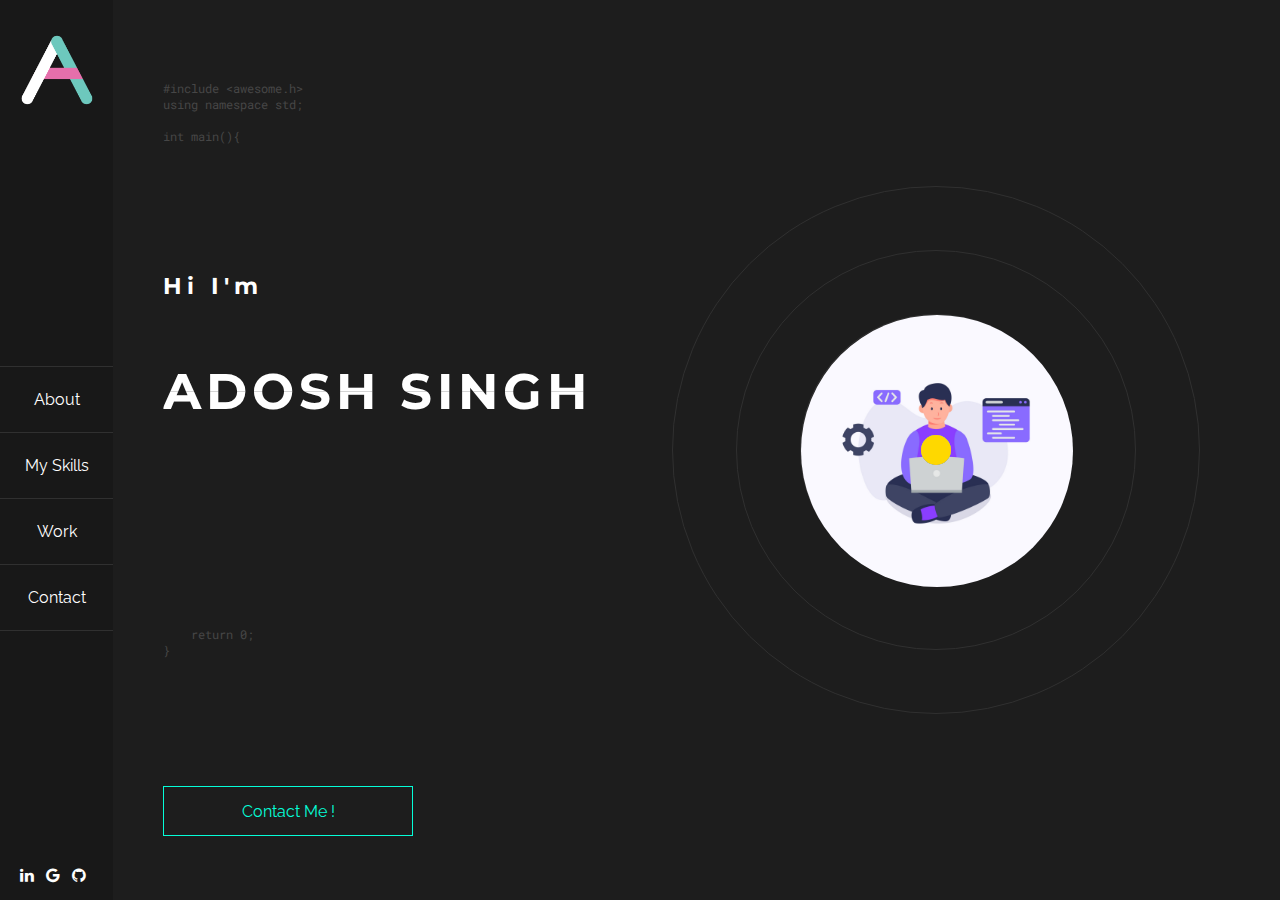
<file: index.html>
<!DOCTYPE html>
<html lang="en">

<head>
    <meta charset="UTF-8">
    <meta http-equiv="X-UA-Compatible" content="IE=edge">
    <meta name="viewport" content="width=device-width, initial-scale=1.0">
    <title>Adosh Singh</title>
    <link rel="stylesheet" href="stylehome.css">
    <link rel="stylesheet" href="https://cdnjs.cloudflare.com/ajax/libs/font-awesome/4.7.0/css/font-awesome.min.css">
    <link
        href="https://fonts.googleapis.com/css2?family=League+Gothic&family=Montserrat:wght@400;700&family=Raleway&family=Roboto+Mono&display=swap"
        rel="stylesheet">
</head>

<body>

    <div id="navbar">

        <div id="name">
            <a href="https://adoshsingh.github.io/adosh.github.io/"><img class="weblogo" src="webFinal-01.png"
                    alt="Adosh"></a>
        </div>

        <div class="container">
            <a class="about" href="https://adoshsingh.github.io/adosh.github.io/about">About</a>
            <a class="myskills" href="https://adoshsingh.github.io/adosh.github.io/myskills">My Skills</a>
            <a class="work" href="https://adoshsingh.github.io/adosh.github.io/work">Work</a>
            <a class="contact" href="https://adoshsingh.github.io/adosh.github.io/contact">Contact</a>
        </div>

        <div class="socials">
            <a href="https://www.linkedin.com/in/adosh-singh-1477721b2/" target="_blank"
                class="fa fa-linkedin linkedin"></a>
            <a href="https://myaccount.google.com/?utm_source=OGB&tab=rk&utm_medium=app" target="_blank"
                class="fa fa-google google"></a>
            <a href="https://github.com/AdoshSingh" target="_blank" class="fa fa-github github"></a>
        </div>

    </div>

    <div class="main">
        <p class="background">
            #include &lt;awesome.h&gt;
            using namespace std;

            int main(){
        </p>

        <h1 class="mainContent">
            <p class="not-name">Hi I'm</p>
            <br>
            <div class="hoverAnimation">
                <p class="tophalf">ADOSH SINGH</p>
                <p class="middle">WEB DEVELOPER</p>
                <p class="bottomhalf">ADOSH SINGH</p>
            </div>
        </h1>

        <p class="background">
            &nbsp;&nbsp;&nbsp;&nbsp;return 0;
            }
        </p>

        <p class="contact">
            <button class="btn"
                onclick="window.location.href='https://adoshsingh.github.io/adosh.github.io/contact'">Contact Me
                !</button>
        </p>
    </div>

    <div class="anime">
        <div class="circular">
            <img class="image" src="img_circle.jpg" alt="No Image found">
        </div>
        <div class="circle1">
            <div class="disc1"></div>
            <div class="disc1a"></div>
        </div>
        <div class="circle2">
            <div class="disc2"></div>
            <div class="disc2a"></div>
        </div>
    </div>

</body>

</html>
</file>
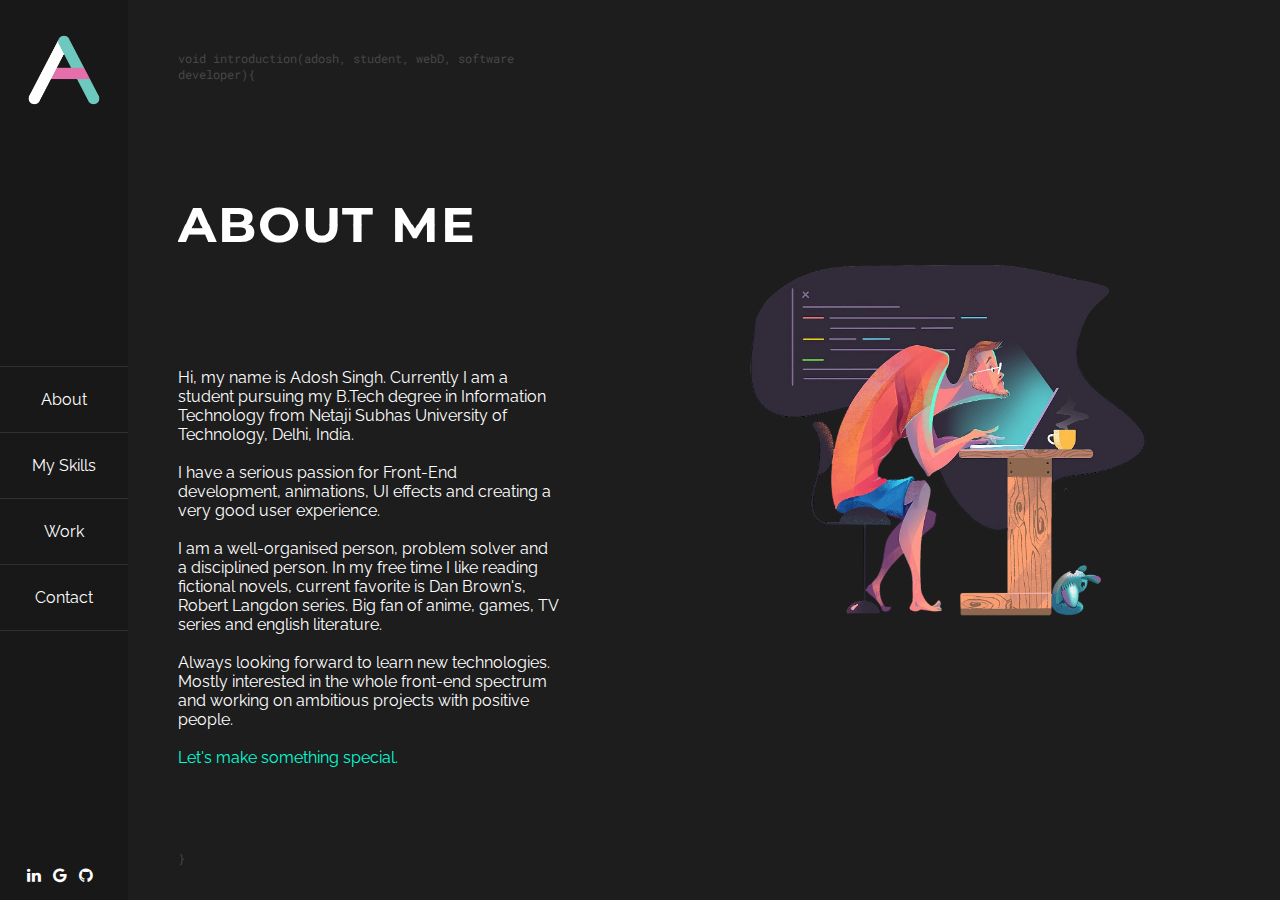
<file: about.html>
<!DOCTYPE html>
<html lang="en">

<head>
    <meta charset="UTF-8">
    <meta http-equiv="X-UA-Compatible" content="IE=edge">
    <meta name="viewport" content="width=device-width, initial-scale=1.0">
    <title>Adosh Singh</title>
    <link rel="stylesheet" href="about.css">
    <link rel="stylesheet" href="https://cdnjs.cloudflare.com/ajax/libs/font-awesome/4.7.0/css/font-awesome.min.css">
    <link
        href="https://fonts.googleapis.com/css2?family=League+Gothic&family=Montserrat:wght@400;700&family=Raleway&family=Roboto+Mono&display=swap"
        rel="stylesheet">
    <link href='https://api.mapbox.com/mapbox-gl-js/v1.8.1/mapbox-gl.css' rel='stylesheet' />
</head>

<body>
    <div id="navbar">

        <div id="name">
            <a href="https://adoshsingh.github.io/adosh.github.io/"><img class="weblogo" src="webFinal-01.png" alt="Adosh"></a>
        </div>

        <div class="container">
            <a class="about" href="https://adoshsingh.github.io/adosh.github.io/about">About</a>
            <a class="myskills" href="https://adoshsingh.github.io/adosh.github.io/myskills">My Skills</a>
            <a class="work" href="https://adoshsingh.github.io/adosh.github.io/work">Work</a>
            <a class="contact" href="https://adoshsingh.github.io/adosh.github.io/contact">Contact</a>
        </div>

        <div class="socials">
            <a href="https://www.linkedin.com/in/adosh-singh-1477721b2/" target="_blank"
                class="fa fa-linkedin linkedin"></a>
            <a href="https://myaccount.google.com/?utm_source=OGB&tab=rk&utm_medium=app" target="_blank"
                class="fa fa-google google"></a>
            <a href="https://github.com/AdoshSingh" target="_blank" class="fa fa-github github"></a>
        </div>

    </div>

    <div class="main">
        <p class="background">
            void introduction(adosh, student, webD, software developer){
        </p>

        <h1 class="hoverAnimation">
            <span class="forHovering">
                <span class="tophalf">ABOUT ME</span>
                <span class="middle">CODING ENTHUSIAST</span>
                <span class="bottomhalf">ABOUT ME</span>
            </span>
        </h1>

        <p class="mainContent2">
            Hi, my name is Adosh Singh. Currently I am a student pursuing my B.Tech degree in Information Technology
            from Netaji Subhas University of Technology, Delhi, India.
            <br><br>
            I have a serious passion for Front-End development, animations, UI effects and creating a very good user
            experience.
            <br><br>
            I am a well-organised person, problem solver and a disciplined person. In my free time I like reading
            fictional novels, current favorite is Dan Brown's, Robert Langdon series. Big fan of anime, games, TV series
            and english literature.
            <br><br>
            Always looking forward to learn new technologies. Mostly interested in the whole front-end spectrum and
            working on ambitious projects with positive people.
            <br><br>
            <a href="https://adoshsingh.github.io/adosh.github.io/contact" class="inLink">Let's make something special.</a>
        </p>

        <p class="background">
            }
        </p>
    </div>

    <div class="thirdContent">
        <img class="thirdSection" src="thirdSection(1).png" alt="img-not-found">
    </div>

</body>

</html>
</file>
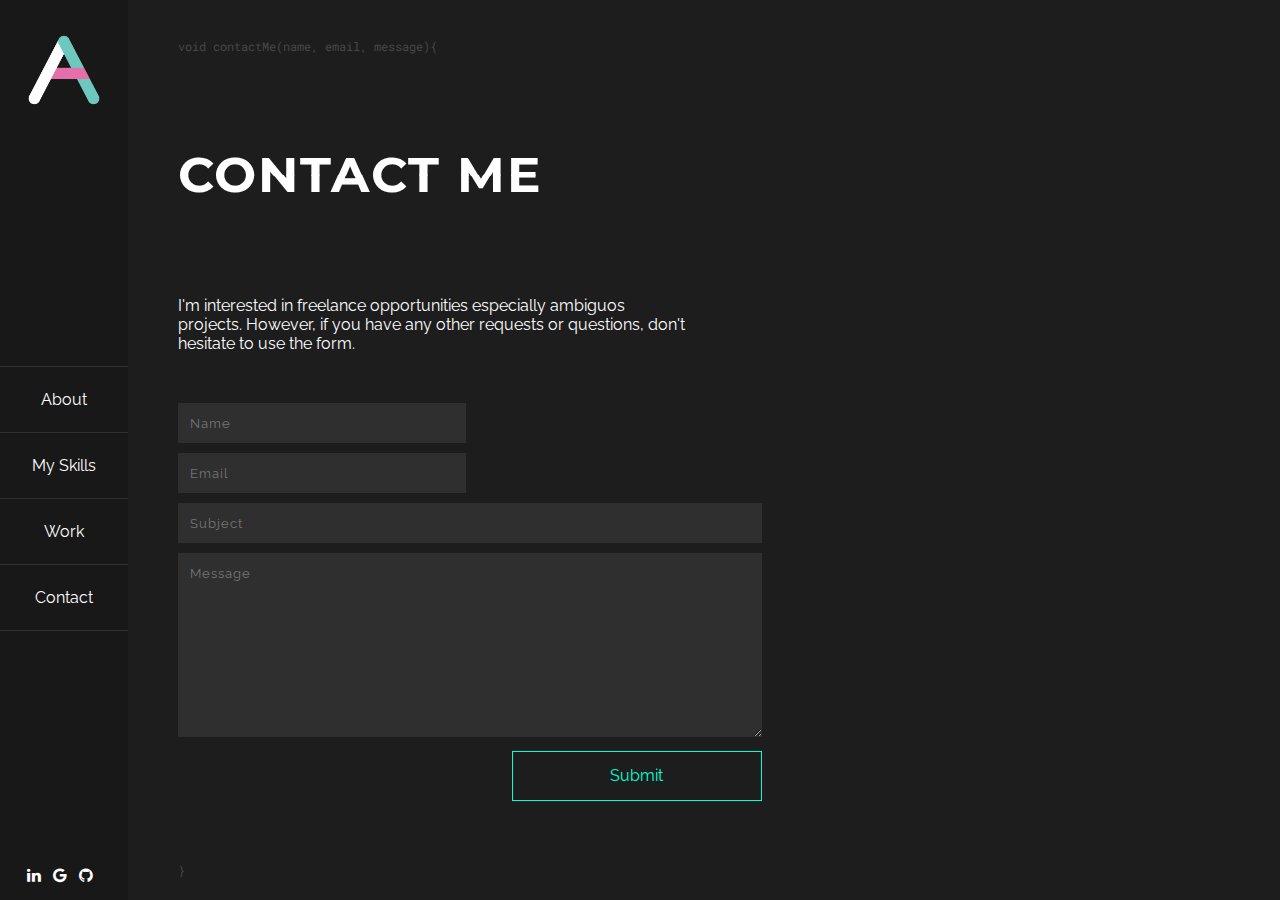
<file: contact.html>
<!DOCTYPE html>
<html lang="en">

<head>
    <meta charset="UTF-8">
    <meta http-equiv="X-UA-Compatible" content="IE=edge">
    <meta name="viewport" content="width=device-width, initial-scale=1.0">
    <title>Adosh Singh</title>
    <link rel="stylesheet" href="stylecontact.css">
    <link rel="stylesheet" href="https://cdnjs.cloudflare.com/ajax/libs/font-awesome/4.7.0/css/font-awesome.min.css">
    <link
        href="https://fonts.googleapis.com/css2?family=League+Gothic&family=Montserrat:wght@400;700&family=Raleway&family=Roboto+Mono&display=swap"
        rel="stylesheet">
    <link href='https://api.mapbox.com/mapbox-gl-js/v1.8.1/mapbox-gl.css' rel='stylesheet' />
    <script src='https://api.mapbox.com/mapbox-gl-js/v1.8.1/mapbox-gl.js'></script>
</head>

<body>

    <div id="navbar">

        <div id="myLogo">
            <a href="https://adoshsingh.github.io/adosh.github.io/"><img class="weblogo" src="webFinal-01.png" alt="Adosh"></a>
        </div>

        <div class="container">
            <a class="about" href="https://adoshsingh.github.io/adosh.github.io/about">About</a>
            <a class="myskills" href="https://adoshsingh.github.io/adosh.github.io/myskills">My Skills</a>
            <a class="work" href="https://adoshsingh.github.io/adosh.github.io/work">Work</a>
            <a class="contact" href="https://adoshsingh.github.io/adosh.github.io/contact">Contact</a>
        </div>

        <div class="socials">
            <a href="https://www.linkedin.com/in/adosh-singh-1477721b2/" target="_blank"
                class="fa fa-linkedin linkedin"></a>
            <a href="https://myaccount.google.com/?utm_source=OGB&tab=rk&utm_medium=app" target="_blank"
                class="fa fa-google google"></a>
            <a href="https://github.com/AdoshSingh" target="_blank" class="fa fa-github github"></a>
        </div>

    </div>

    <div class="main">
        <p class="background">
            void contactMe(name, email, message){
        </p>

        <h1 class="hoverAnimation">
            <span class="forHovering">
                <span class="tophalf">CONTACT ME</span>
                <span class="middle">ASK ME ANYTHING</span>
                <span class="bottomhalf">CONTACT ME</span>
            </span>

        </h1>

        <p class="mainContent2">
            I'm interested in freelance opportunities especially ambiguos projects.
            However, if you have any other requests or questions, don't hesitate to use the form.
        </p>

        <form onsubmit="sendEmail();">
            <input type="text" class="myInput firstInp" id="name" placeholder="Name" required>
            <input type="email" class="myInput firstInp" id="email" placeholder="Email" required>
            <br>
            <input type="text" class="myInput secondInp" id="subject" placeholder="Subject" required>
            <br>
            <textarea name="message" id="message" class="myInput secondInp" cols="30" rows="10" placeholder="Message"
                required></textarea>
            <br>
            <button type="submit" class="btn">Submit</button>
        </form>

        <p class="background">
            }
        </p>

    </div>

    <div id="map"></div>

    <script src="https://smtpjs.com/v3/smtp.js"></script>
    <script src="contact.js"></script>
</body>

</html>
</file>
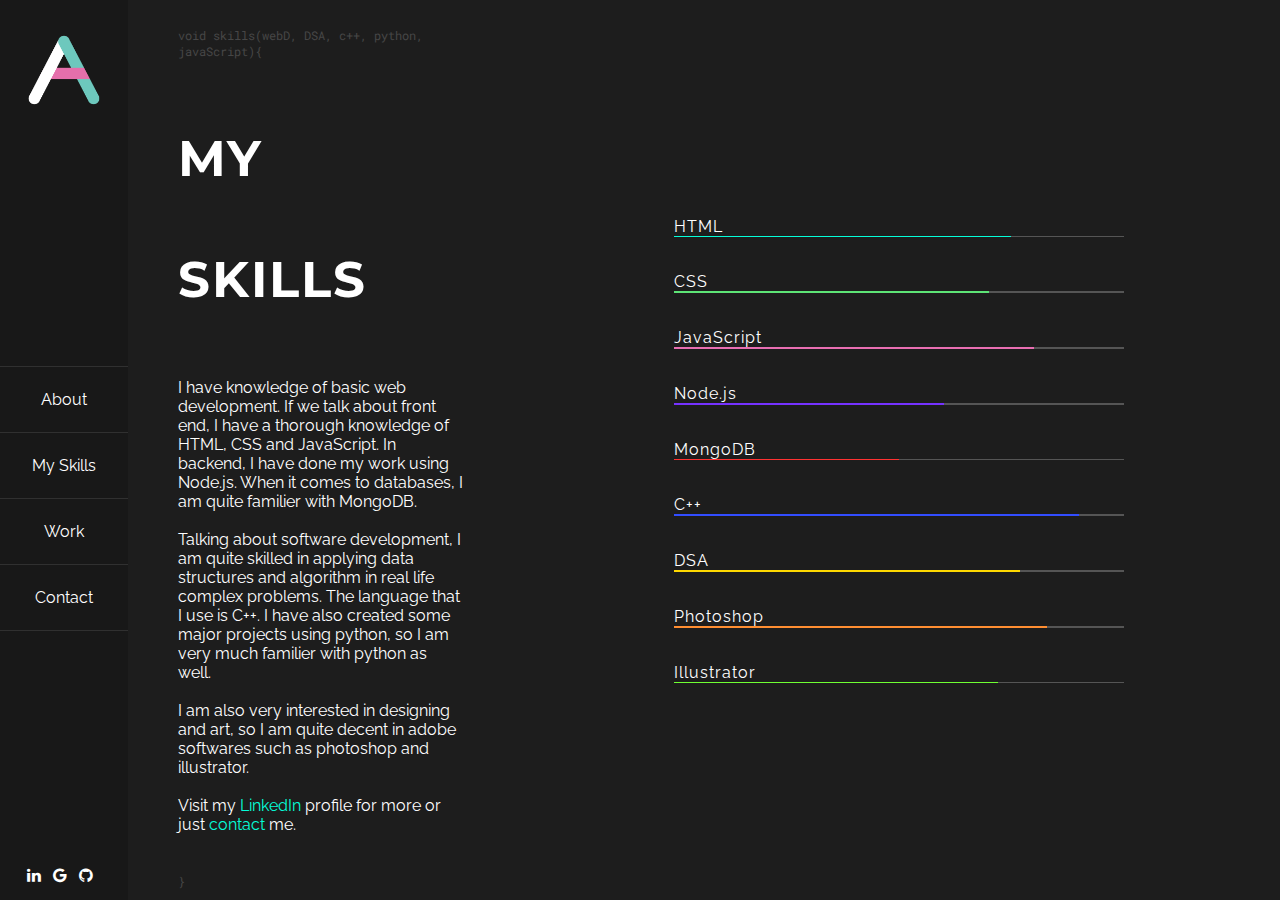
<file: myskills.html>
<!DOCTYPE html>
<html lang="en">

<head>
    <meta charset="UTF-8">
    <meta http-equiv="X-UA-Compatible" content="IE=edge">
    <meta name="viewport" content="width=device-width, initial-scale=1.0">
    <title>Adosh Singh</title>
    <link rel="stylesheet" href="stylemyskills.css">
    <link rel="stylesheet" href="https://cdnjs.cloudflare.com/ajax/libs/font-awesome/4.7.0/css/font-awesome.min.css">
    <link
        href="https://fonts.googleapis.com/css2?family=League+Gothic&family=Montserrat:wght@400;700&family=Raleway&family=Roboto+Mono&display=swap"
        rel="stylesheet">
</head>

<body>
    <div id="navbar">

        <div id="name">
            <a href="https://adoshsingh.github.io/adosh.github.io/"><img class="weblogo" src="webFinal-01.png" alt="Adosh"></a>
        </div>

        <div class="container">
            <a class="about" href="https://adoshsingh.github.io/adosh.github.io/about">About</a>
            <a class="myskills" href="https://adoshsingh.github.io/adosh.github.io/myskills">My Skills</a>
            <a class="work" href="https://adoshsingh.github.io/adosh.github.io/work">Work</a>
            <a class="contact" href="https://adoshsingh.github.io/adosh.github.io/contact">Contact</a>
        </div>

        <div class="socials">
            <a href="https://www.linkedin.com/in/adosh-singh-1477721b2/" target="_blank"
                class="fa fa-linkedin linkedin"></a>
            <a href="https://myaccount.google.com/?utm_source=OGB&tab=rk&utm_medium=app" target="_blank"
                class="fa fa-google google"></a>
            <a href="https://github.com/AdoshSingh" target="_blank" class="fa fa-github github"></a>
        </div>

    </div>

    <div class="main">
        <p class="background">
            void skills(webD, DSA, c++, python, javaScript){
        </p>

        <h1 class="hoverAnimation">
            <span class="forHovering">
                <span class="tophalf">MY SKILLS</span>
                <span class="middle">CODER/DEVELOPER</span>
                <span class="bottomhalf">MY SKILLS</span>
            </span>

        </h1>

        <p class="mainContent2">
            I have knowledge of basic web development. If we talk about front end, I have a thorough
            knowledge of HTML, CSS and JavaScript. In backend, I have done my work using Node.js. When
            it comes to databases, I am quite familier with MongoDB.
            <br><br>
            Talking about software development, I am quite skilled in applying data structures and
            algorithm in real life complex problems. The language that I use is C++. I have also created
            some major projects using python, so I am very much familier with python as well.
            <br><br>
            I am also very interested in designing and art, so I am quite decent in adobe softwares such
            as photoshop and illustrator.
            <br><br>
            Visit my <a href="https://www.linkedin.com/in/adosh-singh-1477721b2/" target="_blank"
                class="inLink">LinkedIn</a> profile for more or just <a
                href="https://adoshsingh.github.io/adosh.github.io/contact" class="inLink">contact</a> me.
        </p>

        <p class="background">
            }
        </p>
    </div>


    <!-- <div class="thirdContent">
        testing
    </div> -->
    <div class="thirdContent">

        <div class="skillNo">
            <div class="skillName">
                <p>
                    HTML
                </p>
            </div>
            <div class="bars">
                <div class="baseLine">
                    <span class="percentage">
                        75%
                    </span>
                </div>
                <div class="skillLevel level1"></div>
            </div>
        </div>

        <div class="skillNo">
            <div class="skillName">
                <p>
                    CSS
                </p>
            </div>
            <div class="bars">
                <div class="baseLine">
                    <span class="percentage">
                        70%
                    </span>
                </div>
                <div class="skillLevel level2"></div>
            </div>
        </div>

        <div class="skillNo">
            <div class="skillName">
                <p>
                    JavaScript
                </p>
            </div>
            <div class="bars">
                <div class="baseLine">
                    <span class="percentage">
                        80%
                    </span>
                </div>
                <div class="skillLevel level3"></div>
            </div>
        </div>

        <div class="skillNo">
            <div class="skillName">
                <p>
                    Node.js
                </p>
            </div>
            <div class="bars">
                <div class="baseLine">
                    <span class="percentage">
                        60%
                    </span>
                </div>
                <div class="skillLevel level4"></div>
            </div>
        </div>

        <div class="skillNo">
            <div class="skillName">
                <p>
                    MongoDB
                </p>
            </div>
            <div class="bars">
                <div class="baseLine">
                    <span class="percentage">
                        50%
                    </span>
                </div>
                <div class="skillLevel level5"></div>
            </div>
        </div>

        <div class="skillNo">
            <div class="skillName">
                <p>
                    C++
                </p>
            </div>
            <div class="bars">
                <div class="baseLine">
                    <span class="percentage">
                        90%
                    </span>
                </div>
                <div class="skillLevel level6"></div>
            </div>
        </div>

        <div class="skillNo">
            <div class="skillName">
                <p>
                    DSA
                </p>
            </div>
            <div class="bars">
                <div class="baseLine">
                    <span class="percentage">
                        77%
                    </span>
                </div>
                <div class="skillLevel level7"></div>
            </div>
        </div>

        <div class="skillNo">
            <div class="skillName">
                <p>
                    Photoshop
                </p>
            </div>
            <div class="bars">
                <div class="baseLine">
                    <span class="percentage">
                        83%
                    </span>
                </div>
                <div class="skillLevel level8"></div>
            </div>
        </div>

        <div class="skillNo">
            <div class="skillName">
                <p>
                    Illustrator
                </p>
            </div>
            <div class="bars">
                <div class="baseLine">
                    <span class="percentage">
                        72%
                    </span>
                </div>
                <div class="skillLevel level9"></div>
            </div>
        </div>


    </div>
</body>

</html>
</file>
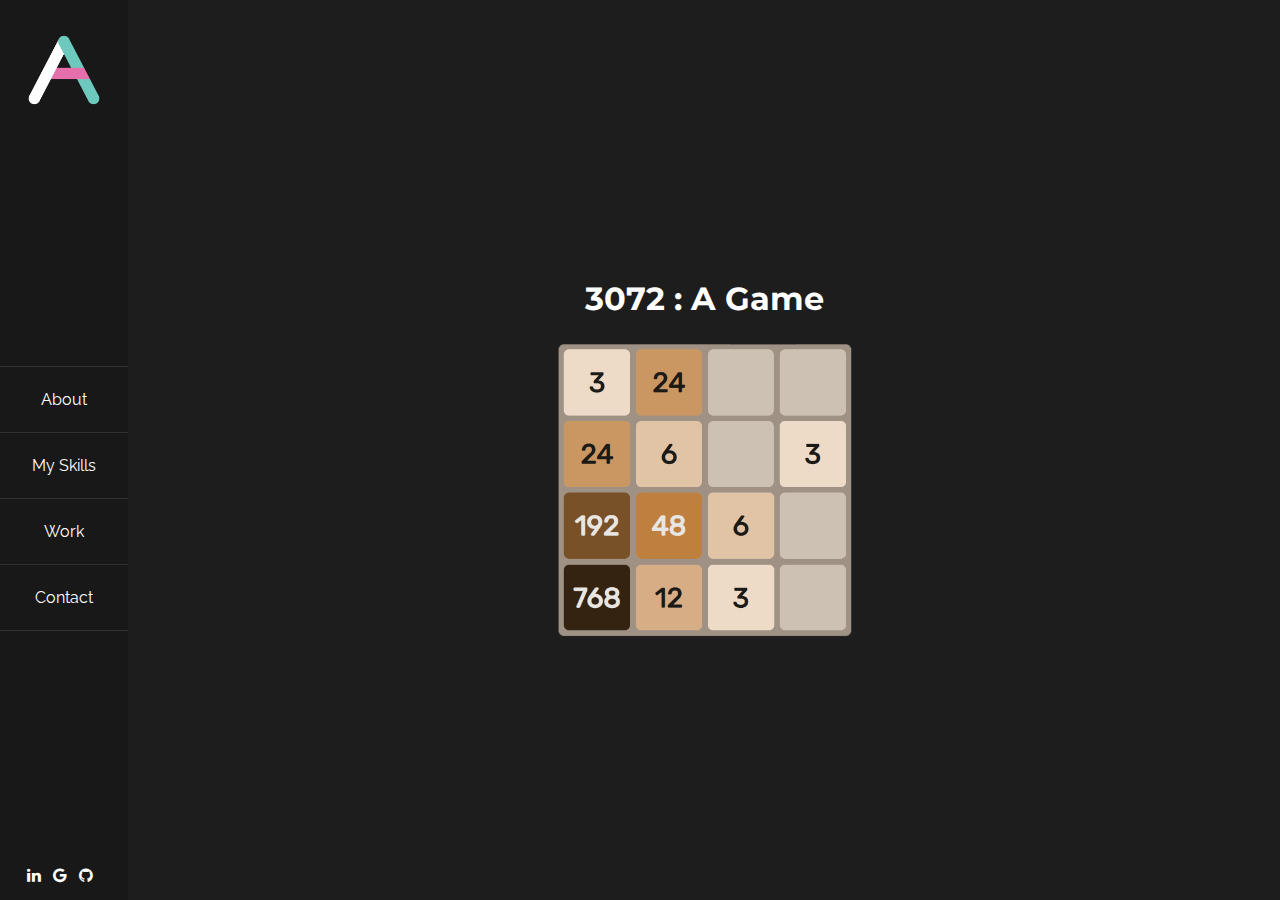
<file: work.html>
<!DOCTYPE html>
<html lang="en">
<head>
    <meta charset="UTF-8">
    <meta http-equiv="X-UA-Compatible" content="IE=edge">
    <meta name="viewport" content="width=device-width, initial-scale=1.0">
    <title>Adosh Singh</title>
    <link rel="stylesheet" href="work.css">
    <link rel="stylesheet" href="https://cdnjs.cloudflare.com/ajax/libs/font-awesome/4.7.0/css/font-awesome.min.css">
    <link
        href="https://fonts.googleapis.com/css2?family=League+Gothic&family=Montserrat:wght@400;700&family=Raleway&family=Roboto+Mono&display=swap"
        rel="stylesheet">
    <link href='https://api.mapbox.com/mapbox-gl-js/v1.8.1/mapbox-gl.css' rel='stylesheet' />
</head>
<body>
    <div id="navbar">

        <div id="myLogo">
            <a href="https://adoshsingh.github.io/adosh.github.io/"><img class="weblogo" src="webFinal-01.png" alt="Adosh"></a>
        </div>

        <div class="container">
            <a class="about" href="https://adoshsingh.github.io/adosh.github.io/about">About</a>
            <a class="myskills" href="https://adoshsingh.github.io/adosh.github.io/myskills">My Skills</a>
            <a class="work" href="https://adoshsingh.github.io/adosh.github.io/work">Work</a>
            <a class="contact" href="https://adoshsingh.github.io/adosh.github.io/contact">Contact</a>
        </div>

        <div class="socials">
            <a href="https://www.linkedin.com/in/adosh-singh-1477721b2/" target="_blank"
                class="fa fa-linkedin linkedin"></a>
            <a href="https://myaccount.google.com/?utm_source=OGB&tab=rk&utm_medium=app" target="_blank"
                class="fa fa-google google"></a>
            <a href="https://github.com/AdoshSingh" target="_blank" class="fa fa-github github"></a>
        </div>

    </div>

    <div class="main">
        <h1 class="firstGame">
            3072 : A Game
        </h1>
        <a href="https://adoshsingh.github.io/3072.github.io/" target="_blank">
            <img class="imgSize" src="project-1.png" alt="3072">
        </a>

    </div>

</body>
</html>
</file>
<file: stylehome.css>
* {
    padding: 0px;
    margin: 0px;
    box-sizing: border-box;
    list-style: none;
}



:root {
    --circle1-radius: 25rem;
    --circle2-radius: 33rem;
    --image-radius: 17rem;
}

@keyframes disc1 {
    0% {
        transform: rotate(0deg) translate(calc(var(--circle1-radius)/2)) rotate(0deg);

    }

    100% {
        transform: rotate(360deg) translate(calc(var(--circle1-radius)/2)) rotate(-360deg);
    }
}

@keyframes disc1a {
    0% {
        transform: rotate(360deg) translate(calc(var(--circle1-radius)/2)) rotate(-360deg);

    }

    100% {
        transform: rotate(0deg) translate(calc(var(--circle1-radius)/2)) rotate(0deg);
    }
}

@keyframes disc2 {
    0% {
        transform: rotate(360deg) translate(calc(var(--circle2-radius)/2)) rotate(-360deg);

    }

    100% {
        transform: rotate(0deg) translate(calc(var(--circle2-radius)/2)) rotate(0deg);
    }
}

@keyframes disc2a {
    0% {
        transform: rotate(0deg) translate(calc(var(--circle2-radius)/2)) rotate(0deg);

    }

    100% {
        transform: rotate(360deg) translate(calc(var(--circle2-radius)/2)) rotate(-360deg);
    }
}

body {
    background-color: rgb(29 29 29);
    display: flex;
    flex-direction: row;
    justify-content: space-between;
    height: 100vh;
    width: 100vw;
}

#navbar {
    width: 10%;
    height: 100vh;
    display: flex;
    flex-direction: column;
    text-align: center;
    justify-content: space-between;
    background-color: rgb(24, 24, 24);
}

.weblogo {
    height: 110px;
}

#name {
    margin: 15px 0px;
}

.container a {
    text-decoration: none;
    font-family: 'Raleway', sans-serif;
    color: white;
    display: list-item;
    padding: 23px;

}

.container a.about,
a.myskills,
a.work,
a.contact {
    border-top: 0.1mm solid rgb(48, 48, 48);
    transition: 0.7s;
}

.container a.contact {
    border-bottom: 0.1mm solid rgb(48, 48, 48);
    transition: 0.5s;
}

.container a:hover {
    color: rgb(5, 253, 216);
    background-color: rgb(74, 74, 74);
}

.socials {
    margin: 15px 0px;
}

.socials a {
    text-decoration: none;
    color: white;
    letter-spacing: 8px;
    transition: 0.5s;
}

.socials a.linkedin:hover,
a.google:hover,
a.github:hover {
    color: rgb(5, 253, 216);
}

.main {
    margin: 0px 50px;
    display: flex;
    flex-direction: column;
    justify-content: space-around;
}

.main p.background {
    color: rgb(111, 111, 111);
    font-family: 'Roboto Mono', monospace;
    white-space: pre-line;
    font-size: 12px;
    opacity: 0.5;
}

.mainContent {
    color: white;
    font-family: 'Montserrat', sans-serif;
    font-weight: bold;
    font-size: 50px;
    display: inline-block;
    letter-spacing: 5px;
}

.not-name {
    font-size: 23px;
}

.hoverAnimation {
    display: flex;
    flex-direction: column;
}

.tophalf {
    position: absolute;
    color: white;
    transition: 0.5s;
    clip-path: polygon(0 0, 100% 0, 100% 50%, 0 50%);
    overflow: hidden;
}

h1:hover .tophalf {
    transform: translateY(-32px);
    cursor: default;
}

.bottomhalf {
    position: absolute;
    color: white;
    transition: 0.5s;
    clip-path: polygon(0 50%, 100% 50%, 100% 100%, 0 100%);
    overflow: hidden;
}

h1:hover .bottomhalf {
    transform: translateY(32px);
    cursor: default;
}

.middle {
    transition: 0.5s;
    color: rgb(29 29 29);
    background-color: rgb(5, 253, 216);
    padding: 0px 3px;
    margin: 0px 0px;
    font-weight: lighter;
    letter-spacing: -2.6px;
    transform: scaleY(0);
    text-align: center;
}

h1:hover .middle {
    transform: scaleY(1);
    cursor: default;
}

.btn {
    font-family: 'Raleway', sans-serif;
    width: 250px;
    height: 50px;
    border: 1px solid rgb(5, 253, 216);
    color: rgb(5, 253, 216);
    background-color: rgb(29 29 29);
    box-shadow: inset 0 0 0 0 rgb(5, 253, 216);
    transition: ease-in-out 0.3s;
    font-size: 1rem;
    outline: none;
}

.btn:hover {
    box-shadow: inset 250px 0 0 0 rgb(5, 253, 216);
    color: rgb(24 24 24);
    cursor: pointer;
}

.anime {
    display: flex;
    flex-direction: column;
    align-items: center;
    justify-content: center;
    margin: 0px 80px;
}

.circular {
    width: var(--image-radius);
    height: var(--image-radius);
    position: absolute;
    border: 0.1mm solid rgb(48, 48, 48);
    border-radius: 50%;
}

.image {
    width: var(--image-radius);
    height: var(--image-radius);
    object-fit: cover;
    border-radius: 50%;
}

.circle1 {
    width: var(--circle1-radius);
    height: var(--circle1-radius);
    border: 0.1mm solid rgb(48, 48, 48);
    position: absolute;
    display: flex;
    justify-content: center;
    align-items: center;
    border-radius: 50%;
}

.disc1 {
    width: 30px;
    height: 30px;
    background: rgb(5, 253, 216);
    border-radius: 50%;
    position: inherit;
    animation: disc1 3s linear infinite;
}

.disc1a {
    width: 30px;
    height: 30px;
    background: rgb(93, 228, 118);
    border-radius: 50%;
    animation: disc1a 6s linear infinite;
}

.circle2 {
    width: var(--circle2-radius);
    height: var(--circle2-radius);
    border: 0.1mm solid rgb(48, 48, 48);
    display: flex;
    justify-content: center;
    align-items: center;
    border-radius: 50%;
}

.disc2 {
    width: 30px;
    height: 30px;
    background: rgb(232, 110, 178);
    border-radius: 50%;
    z-index: 200;
    position: absolute;
    animation: disc2 4s linear infinite;
}

.disc2a {
    z-index: 200;
    width: 30px;
    height: 30px;
    background: rgb(254, 216, 0);
    border-radius: 50%;
    animation: disc2a 5s linear infinite;
}
</file>
<file: about.css>
* {
    padding: 0px;
    margin: 0px;
    box-sizing: border-box;
    list-style: none;
}

body {
    background-color: rgb(29 29 29);
    display: flex;
    flex-direction: row;
    justify-content: space-between;
    height: 100vh;
    width: 100vw;
}

#navbar {
    width: 10%;
    min-width: 10%;
    height: 100vh;
    display: flex;
    flex-direction: column;
    text-align: center;
    justify-content: space-between;
    background-color: rgb(24, 24, 24);
    /* position: fixed;
    margin-top: -100px; */
}

.weblogo {
    height: 110px;
}

#name {
    margin: 15px 0px;
}

.container a {
    text-decoration: none;
    font-family: 'Raleway', sans-serif;
    color: white;
    display: list-item;
    padding: 23px;

}

.container a.about,
a.myskills,
a.work,
a.contact {
    border-top: 0.1mm solid rgb(48, 48, 48);
    transition: 0.7s;
}

.container a.contact {
    border-bottom: 0.1mm solid rgb(48, 48, 48);
    transition: 0.5s;
}

.container a:hover {
    color: rgb(5, 253, 216);
    background-color: rgb(74, 74, 74);
}

.socials {
    margin: 15px 0px;
}

.socials a {
    text-decoration: none;
    color: white;
    letter-spacing: 8px;
    transition: 0.5s;
}

.socials a.linkedin:hover,
a.google:hover,
a.github:hover {
    color: rgb(5, 253, 216);
}

.main {
    margin: 0px 50px;
    display: flex;
    flex-direction: column;
    justify-content: space-around;
}

.main p.background {
    color: rgb(111, 111, 111);
    font-family: 'Roboto Mono', monospace;
    white-space: pre-line;
    font-size: 12px;
    opacity: 0.5;
}

.hoverAnimation {
    color: white;
    font-family: 'Montserrat', sans-serif;
    font-weight: bold;
    letter-spacing: 2px;
    font-size: 50px;
    /* display: flex;
    flex-direction: column; */
}

.tophalf {
    float: left;
    clear: left;
    /* position: absolute; */
    transition: 0.5s;
    clip-path: polygon(0 0, 100% 0, 100% 50%, 0 50%);
    overflow: hidden;
    transform: translateY(46px);
    z-index: 2;
}

.forHovering:hover .tophalf {
    transform: translateY(30px);
    cursor: default;
}

.middle {
    float: left;
    clear: left;
    /* position: absolute; */
    color: rgb(29 29 29);
    background-color: rgb(5, 253, 216);;
    transition: 0.5s;
    font-weight: lighter;
    text-align: center;
    font-size: 25px;
    letter-spacing: 1.3px;
    transform: scaleY(0);
    z-index: -1;
}

.forHovering:hover .middle {
    transform: scaleY(1);
    cursor: default;
}

.bottomhalf {
    float: left;
    clear: left;
    /* position: absolute; */
    transition: 0.5s;
    clip-path: polygon(0 50%, 100% 50%, 100% 100%, 0 100%);
    overflow: hidden;
    transform: translateY(-46px);
    z-index: 2;
}

.forHovering:hover .bottomhalf {
    transform: translateY(-30px);
    cursor: default;
}

.mainContent2 {
    color: white;
    font-family: 'Raleway', sans-serif;
}

.inLink {
    text-decoration: none;
    color: rgb(5, 253, 216);
}

.inLink:hover {
    color: rgb(0, 188, 160);
}

.thirdContent {
    margin: 0px;
    padding: 5.5rem;
    display: flex;
    justify-content: center;
    align-items: center;
}

.thirdSection{
    height: 370px;
    transition: 0.5s;
}

.thirdSection:hover{
    filter: invert(1);
}
</file>
<file: stylecontact.css>
* {
    padding: 0px;
    margin: 0px;
    box-sizing: border-box;
    list-style: none;
}

body {
    background-color: rgb(29 29 29);
    display: flex;
    flex-direction: row;
    /* justify-content: space-between; */
    height: 100vh;
    width: 100vw;
}

#navbar {
    width: 10%;
    min-width: 10%;
    height: 100vh;
    display: flex;
    flex-direction: column;
    text-align: center;
    justify-content: space-between;
    background-color: rgb(24, 24, 24);
    /* position: fixed;
    margin-top: -100px; */
}

.weblogo {
    height: 110px;
}

#myLogo {
    margin: 15px 0px;
}

.container a {
    text-decoration: none;
    font-family: 'Raleway', sans-serif;
    color: white;
    display: list-item;
    padding: 23px;

}

.container a.about,
a.myskills,
a.work,
a.contact {
    border-top: 0.1mm solid rgb(48, 48, 48);
    transition: 0.7s;
}

.container a.contact {
    border-bottom: 0.1mm solid rgb(48, 48, 48);
    transition: 0.5s;
}

.container a:hover {
    color: rgb(5, 253, 216);
    background-color: rgb(74, 74, 74);
}

.socials {
    margin: 15px 0px;
}

.socials a {
    text-decoration: none;
    color: white;
    letter-spacing: 8px;
    transition: 0.5s;
}

.socials a.linkedin:hover,
a.google:hover,
a.github:hover {
    color: rgb(5, 253, 216);
}

.main {
    margin: 0px 50px;
    display: flex;
    flex-direction: column;
    justify-content: space-around;
    max-width: 40%;
}

.main p.background {
    color: rgb(111, 111, 111);
    font-family: 'Roboto Mono', monospace;
    white-space: pre-line;
    font-size: 12px;
    opacity: 0.5;
}

.hoverAnimation {
    color: white;
    font-family: 'Montserrat', sans-serif;
    font-weight: bold;
    letter-spacing: 2px;
    font-size: 50px;
}

.tophalf {
    float: left;
    clear: left;
    transition: 0.5s;
    clip-path: polygon(0 0, 100% 0, 100% 50%, 0 50%);
    overflow: hidden;
    transform: translateY(46px);
    z-index: 2;
}

.forHovering:hover .tophalf {
    transform: translateY(30px);
    cursor: default;
}

.middle {
    float: left;
    clear: left;
    /* position: absolute; */
    color: rgb(29 29 29);
    background-color: rgb(5, 253, 216);;
    transition: 0.5s;
    font-weight: lighter;
    text-align: center;
    font-size: 25px;
    letter-spacing: 2px;
    width: 22.7rem;
    transform: scaleY(0);
    z-index: -1;
}

.forHovering:hover .middle {
    transform: scaleY(1);
    cursor: default;
}

.bottomhalf {
    float: left;
    clear: left;
    transition: 0.5s;
    clip-path: polygon(0 50%, 100% 50%, 100% 100%, 0 100%);
    overflow: hidden;
    transform: translateY(-46px);
    z-index: 2;
}

.forHovering:hover .bottomhalf {
    transform: translateY(-30px);
    cursor: default;
}

.mainContent2 {
    color: white;
    font-family: 'Raleway', sans-serif;
}

/* .container2{
    margin-left: 210px;
    margin-top: 100px;
    margin-right: 710px;
    display: flex;
    flex-direction: column;
}

.container2 p.code1{
    color: rgb(111, 111, 111);
    font-family: 'Roboto Mono', monospace;
    font-size: 12px;
    opacity: 0.5;
}

.container2 .heading{
    color: rgb(5, 253, 216);
    font-family: 'Montserrat', sans-serif;
    font-weight: bold;
    font-size: 72px;
    transition-duration: 0.3s;
    display: inline-block;
    margin-top: 23px;
    margin-bottom: 30px;
}

.container2 .heading:hover{
    transform: scale(1.25);
    cursor: default;
}

.thisContent{
    color: white;
    font-family: 'Raleway', sans-serif;
    letter-spacing: 1px;
    margin-bottom: 23px;
} */

.myInput{
    background-color: rgb(47, 47, 47);
    border: none;
    padding: 12px;
    margin: 5px 0px;
    font-family: 'Raleway', sans-serif;
    letter-spacing: 1px;
    outline: none;
    color: white;
}

.firstInp{
    width: 287.5px;
    margin-right: 5px;
    transition: ease-in-out 0.3s;
}

.secondInp{
    width: 584px;
}

.btn {
    font-family: 'Raleway', sans-serif;
    width: 250px;
    height: 50px;
    border: 1px solid rgb(5, 253, 216);
    color: rgb(5, 253, 216);
    background-color: rgb(29 29 29);
    box-shadow: inset 0 0 0 0 rgb(5, 253, 216);
    transition: ease-in-out 0.3s;
    font-size: 1rem;
    outline: none;
    margin-top: 5px;
    margin-left: 333.5px;
}

.btn:hover {
    box-shadow: inset 250px 0 0 0 rgb(5, 253, 216);
    color: rgb(24 24 24);
    cursor: pointer;
}

#map{
    width: 50vw;
    height: 100vh;
    /* margin: -100px 0px 0px 633px;
    /* position: absolute; */
}

.mapboxgl-ctrl-logo {
    display: none !important;
}
</file>
<file: stylemyskills.css>
* {
    padding: 0px;
    margin: 0px;
    box-sizing: border-box;
    list-style: none;
}

:root {
    --bar-length: 450px;
}

body {
    background-color: rgb(29 29 29);
    display: flex;
    flex-direction: row;
    justify-content: space-between;
    height: 100vh;
    width: 100vw;
}

#navbar {
    width: 10%;
    min-width: 10%;
    height: 100vh;
    display: flex;
    flex-direction: column;
    text-align: center;
    justify-content: space-between;
    background-color: rgb(24, 24, 24);
    /* position: fixed;
    margin-top: -100px; */
}

.weblogo {
    height: 110px;
}

#name {
    margin: 15px 0px;
}

.container a {
    text-decoration: none;
    font-family: 'Raleway', sans-serif;
    color: white;
    display: list-item;
    padding: 23px;

}

.container a.about,
a.myskills,
a.work,
a.contact {
    border-top: 0.1mm solid rgb(48, 48, 48);
    transition: 0.7s;
}

.container a.contact {
    border-bottom: 0.1mm solid rgb(48, 48, 48);
    transition: 0.5s;
}

.container a:hover {
    color: rgb(5, 253, 216);
    background-color: rgb(74, 74, 74);
}

.socials {
    margin: 15px 0px;
}

.socials a {
    text-decoration: none;
    color: white;
    letter-spacing: 8px;
    transition: 0.5s;
}

.socials a.linkedin:hover,
a.google:hover,
a.github:hover {
    color: rgb(5, 253, 216);
}

.main {
    margin: 0px 50px;
    display: flex;
    flex-direction: column;
    justify-content: space-around;
    /* max-width: 40%; */
}

.main p.background {
    color: rgb(111, 111, 111);
    font-family: 'Roboto Mono', monospace;
    white-space: pre-line;
    font-size: 12px;
    opacity: 0.5;
}

.hoverAnimation {
    color: white;
    font-family: 'Montserrat', sans-serif;
    font-weight: bold;
    letter-spacing: 2px;
    font-size: 50px;
}

.tophalf {
    float: left;
    clear: left;
    transition: 0.5s;
    clip-path: polygon(0 0, 100% 0, 100% 50%, 0 50%);
    overflow: hidden;
    transform: translateY(46px);
    z-index: 2;
}

.forHovering:hover .tophalf {
    transform: translateY(30px);
    cursor: default;
}

.middle {
    float: left;
    clear: left;
    /* position: absolute; */
    color: rgb(29 29 29);
    background-color: rgb(5, 253, 216);;
    transition: 0.5s;
    font-weight: lighter;
    text-align: center;
    font-size: 25px;
    letter-spacing: 1.5px;
    transform: scaleY(0);
    z-index: -1;
}

.forHovering:hover .middle {
    transform: scaleY(1);
    cursor: default;
}

.bottomhalf {
    float: left;
    clear: left;
    transition: 0.5s;
    clip-path: polygon(0 50%, 100% 50%, 100% 100%, 0 100%);
    overflow: hidden;
    transform: translateY(-46px);
    z-index: 2;
}

.forHovering:hover .bottomhalf {
    transform: translateY(-30px);
    cursor: default;
}

.mainContent2 {
    color: white;
    font-family: 'Raleway', sans-serif;
}

.inLink {
    text-decoration: none;
    color: rgb(5, 253, 216);
}

.inLink:hover {
    color: rgb(0, 188, 160);
}

.thirdContent {
    background-color: transparent;
    margin: 0px;
    display: flex;
    flex-direction: column;
    align-items: center;
    justify-content: center;
    padding: 0 10rem;
}

.skillNo{
    display: flex;
    justify-content: flex-start;
    flex-direction: column;
    margin: 1.1rem 0;
}

.skillName p{
    color: white;
    font-family: 'Raleway', sans-serif;
    letter-spacing: 1px;
}

.bars{
    display: flex;
    flex-direction: column;
}

.baseLine{
    width: var(--bar-length);
    height: 0.1rem;
    /* border: 0.1mm solid rgb(85, 85, 85); */
    background-color: rgb(85, 85, 85);
    z-index: 1;
    transition: 0.2s;
    display: flex;
    justify-content: flex-end;
    align-items: center;
}

.percentage{
    color: white;
    font-family: 'Montserrat', sans-serif;
    letter-spacing: 1px;
    font-size: 0.8rem;
    transition: 0.2s;
    transform: scaleY(0);
}

.skillNo:hover .percentage{
    transform: scaleY(1);
}

.skillLevel{
    /* width: calc(var(--bar-length)/1.3);
    border: 0.2mm solid rgb(5, 253, 216); */
    height: 0.1rem;
    z-index: 2;
    position: absolute;
    transition: 0.2s;
}

.skillNo:hover .baseLine, .skillNo:hover .skillLevel{
    height: 1rem;

}

.level1{
    width: calc((75*var(--bar-length))/100);
    background-color: rgb(5, 253, 216);
}

.level2{
    width: calc((70*var(--bar-length))/100);
    background-color: rgb(93, 228, 118);
}

.level3{
    width: calc((80*var(--bar-length))/100);
    background-color: rgb(232,110,178);
}

.level4{
    width: calc((60*var(--bar-length))/100);
    background-color: rgb(118, 50, 255);
}

.level5{
    width: calc((50*var(--bar-length))/100);
    background-color: rgb(255, 50, 50);
}

.level6{
    width: calc((90*var(--bar-length))/100);
    background-color: rgb(50, 77, 255);
}

.level7{
    width: calc((77*var(--bar-length))/100);
    background-color: rgb(254,216,0);
}

.level8{
    width: calc((83*var(--bar-length))/100);
    background-color: rgb(255, 142, 50);
}

.level9{
    width: calc((72*var(--bar-length))/100);
    background-color: rgb(111, 255, 50);
}
</file>
<file: work.css>
* {
    padding: 0px;
    margin: 0px;
    box-sizing: border-box;
    list-style: none;
}

body {
    background-color: rgb(29 29 29);
    display: flex;
    flex-direction: row;
    /* justify-content: space-between; */
    height: 100vh;
    width: 100vw;
}

#navbar {
    width: 10%;
    min-width: 10%;
    height: 100vh;
    display: flex;
    flex-direction: column;
    text-align: center;
    justify-content: space-between;
    background-color: rgb(24, 24, 24);
    /* position: fixed;
    margin-top: -100px; */
}

.weblogo {
    height: 110px;
}

#myLogo {
    margin: 15px 0px;
}

.container a {
    text-decoration: none;
    font-family: 'Raleway', sans-serif;
    color: white;
    display: list-item;
    padding: 23px;

}

.container a.about,
a.myskills,
a.work,
a.contact {
    border-top: 0.1mm solid rgb(48, 48, 48);
    transition: 0.7s;
}

.container a.contact {
    border-bottom: 0.1mm solid rgb(48, 48, 48);
    transition: 0.5s;
}

.container a:hover {
    color: rgb(5, 253, 216);
    background-color: rgb(74, 74, 74);
}

.socials {
    margin: 15px 0px;
}

.socials a {
    text-decoration: none;
    color: white;
    letter-spacing: 8px;
    transition: 0.5s;
}

.socials a.linkedin:hover,
a.google:hover,
a.github:hover {
    color: rgb(5, 253, 216);
}

.main {
    display: flex;
    flex-direction: column;
    align-items: center;
    justify-content: center;
    width: 100vw;
    color: white;
    font-family: 'Montserrat', sans-serif;
    font-weight: bold;
    font-weight: 900px;
}

.firstGame{
    margin: 23px 0px;
}

.imgSize{
    height: 300px;
}

.imgSize:hover{
    cursor: pointer;
    opacity: 0.5;
}
</file>
